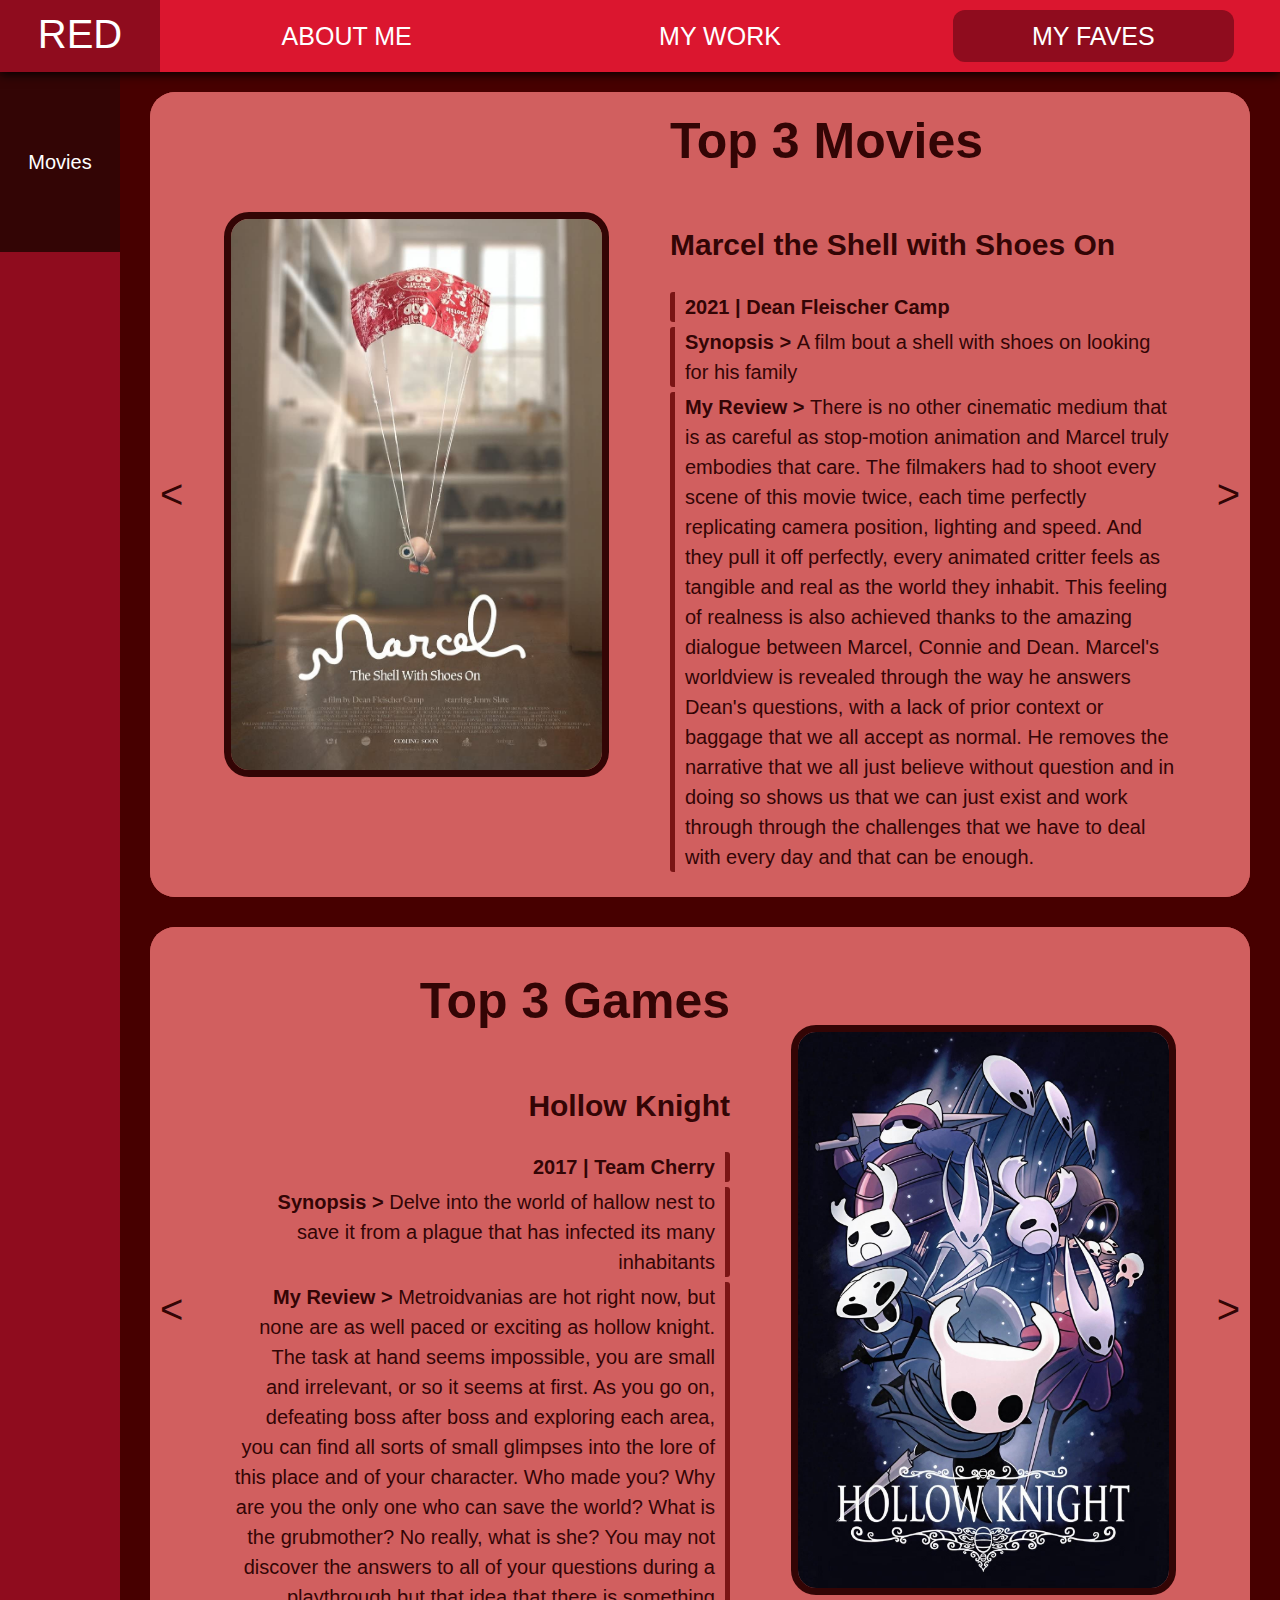
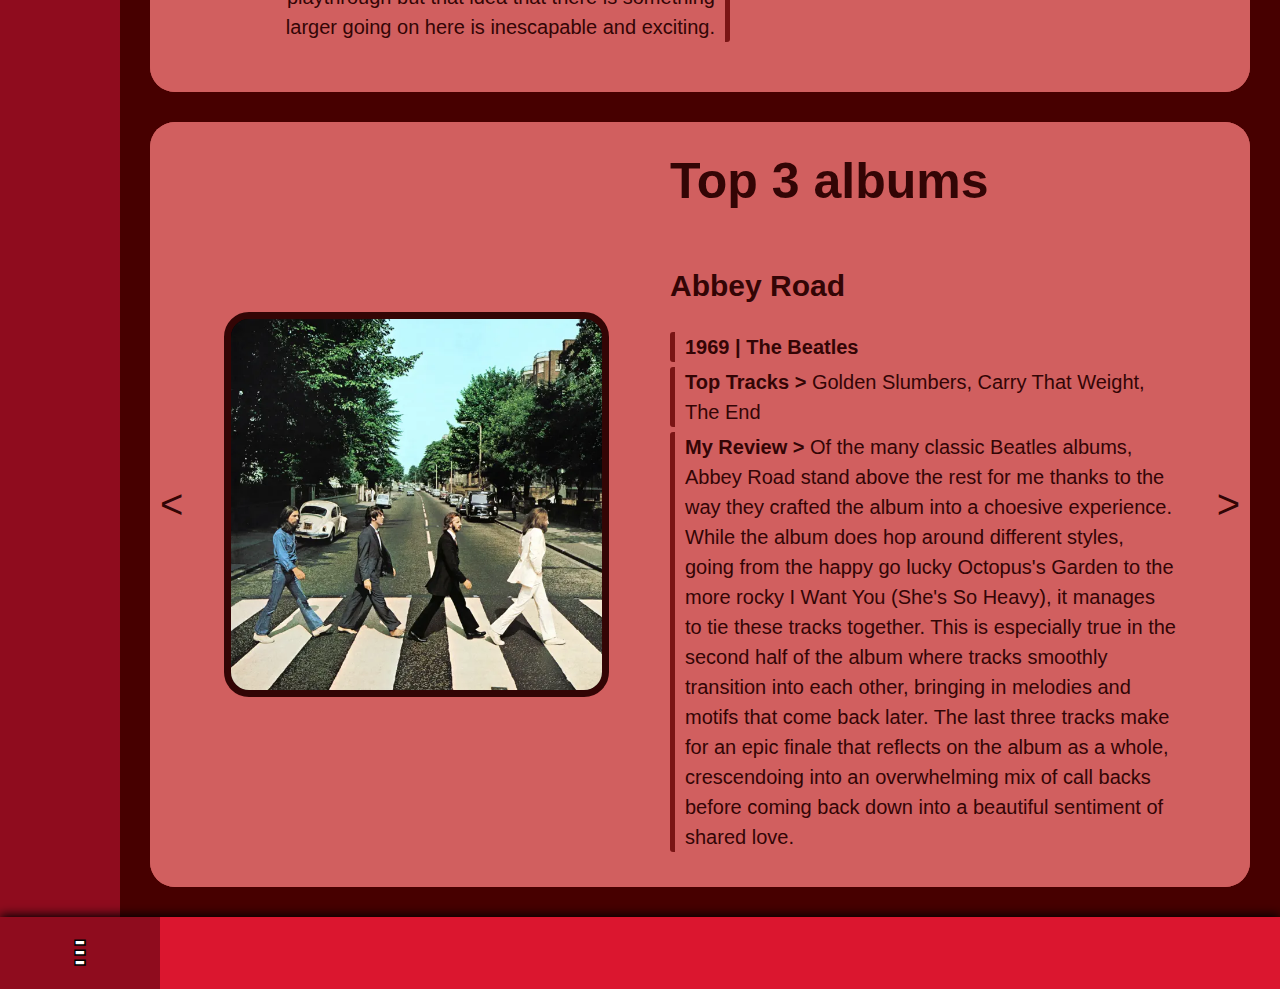
<file: faves.html>
<!DOCTYPE html>
<html lang="en">

<head>
  <title>Red Hellier - An Introduction</title>
  <meta charset="utf-8">
  <meta name="viewport" content="width=device-width, initial-scale=1.0">
  <link rel="stylesheet" href="styles/style.css">
  <link rel="stylesheet" href="styles/colour_style.css" />
  <link rel="stylesheet" href="styles/default_red.css" />
</head>

<body>

  <!-- HEADER SECTION, NAVIGATION BAR-->
  <header id="header">

    <div class="sidebar">
      <h1>RED</h1>
    </div>

    <nav class="desktop">
      <a class="tab tab-page" id="about" active-tab="false" href="./index.html">
        <p>ABOUT ME</p>
      </a>
      <a class="tab tab-page" id="work" active-tab="false" href="./work.html">
        <p>MY WORK</p>
      </a>
      <a class="tab tab-page" id="faves" active-tab="true" href="./faves.html">
        <p>MY FAVES</p>
      </a>
    </nav>


    <div class="mobile dropdown">
      <button class="dropdown-button" onclick="displayDropdown()">MY FAVES &nbsp &nbsp v</button>
      <div id="dropdown-window" class="dropdown-list">
        <a href="./index.html">ABOUT ME</a>
        <a href="./work.html">MY WORK</a>
      </div>
    </div>

  </header>


  <!-- MAIN SECTION, Scrollbar and Content-->
  <main>

    <div class="sidebar" id="scrollbar">
      <div id="scroller">
        <p id="scrollerText"></p>
      </div>
    </div>

    <!-- MAIN page content-->

    <!-- MY FAVES page content-->
    <div class="content" id="faves">
      <figure class="buttons">
        <button class="next-left" onclick="arrowPress(-1,'movie')">&lt</button>
        <figure  id="movie-figure" class="figure with-buttons" title="Movies">
          <img id="movie-image" src="">
          <div class="figure-text">
            <h1>Top 3 Movies</h1>
            <h2 id="movie-title"></h2>
            <div id="movie-details"></div>
          </div>
        </figure>
        <button class="next-right" onclick="arrowPress(1,'movie')">&gt</button>
      </figure>
      <figure class="buttons">
        <button class="next-left" onclick="arrowPress(-1,'game')">&lt</button>
        <figure id="game-figure" class="figure with-buttons right" title="Games">
          <img id="game-image" src="">
          <div class="figure-text">
            <h1>Top 3 Games</h1>
            <h2 id="game-title"></h2>
            <div id="game-details"></div>
          </div>
        </figure>
        <button class="next-right" onclick="arrowPress(1,'game')">&gt</button>
      </figure>
      <figure class="buttons">
        <button class="next-left" onclick="arrowPress(-1,'album')">&lt</button>
        <figure id="album-figure" class="figure with-buttons" title="Albums">
          <img id="album-image" src="">
          <div class="figure-text">
            <h1>Top 3 albums</h1>
            <h2 id="album-title"></h2>
            <div id="album-details"></div>
          </div>
        </figure>
        <button class="next-right" onclick="arrowPress(1,'album')">&gt</button>
      </figure>
    </div>

  </main>

  <!-- FOOTER SECTION, Accessabilty Options-->
  <footer id="footer">
    <div class="sidebar">
      <h1>-</h1>
      <h1>-</h1>
      <h1>-</h1>
    </div>
    <div class="footer-content">
    </div>
  </footer>

  <script src="js/script.js"></script>
  <script src="js/favesScript.js"></script>
</body>

</html>
</file>
<file: styles/style.css>
.mobile {
  display: none;
}

.desktop {
  display: flex;
}

body {
  margin: 0;
  display: flex;
  flex-direction: column;
  height: 100vh;
  -ms-overflow-style: none;
  scrollbar-width: none;
}

::-webkit-scrollbar {
  display: none;
}


header {
  box-shadow: 0px 2px 10px black;
  display:flex;
  position: fixed;
  top: 0;
  z-index: 1;
  width: 100%;
  height: 72.1px;
  transition: top 0.3s;
  
  .sidebar {
    display: inline-flex;
    flex-basis: 160px;
    flex-direction: column;
  
    h1 {
      margin: 0;
      padding: 0.3em 0.5em;
      text-align: center;
      font-family: Tahoma, sans-serif;
      font-weight: 500;
      font-size: 40px;
    }
    
  }

  nav {
    flex-grow: 1;
    display: flex;
    flex-direction: row;
    justify-content: space-around;
    
    .tab {
      font-family: Tahoma, sans-serif;
      font-weight: 300;
      font-size: 25px;
      text-align: center;
      align-content: center;
      text-decoration: none;
      display: inline-block;
      width: 22vw;
      border: none;
      border-radius: 12px;
      margin: 10px 0;
    }

    .tab p {
      margin: 10px 0;
    }
  }

}

.tab-page:hover {
  cursor: pointer;
}

main {
  display:flex;
  margin-top: 72px;
  flex: 1;
  flex-grow: 2;

  .sidebar {
    display: inline-flex;
    flex-direction: column;

    #scroller {
      width: inherit;
      text-align: center;
      font-family: Tahoma, sans-serif;
      font-weight: 300;
      font-size: 20px;

      p {
        align-content: center;
        height: 3em;
        width: 6em;
        margin: 50% auto;
      }
    }
  }

}

.figure {
  display: flex;
  align-items: center;
  justify-content:space-between;
  min-height: 85vh;
  margin: 20px 30px 30px 30px;
  padding: 0 50px;
  border-radius: 25px;
  
  img {
    box-sizing: border-box;
    padding: 0;
    margin: 3%;
    width: 38%;
    height: fit-content;
    max-height: 70vh;
    max-width: fit-content;
    border: solid 7px;
    border-radius: 25px;
  }

  video {
    width: 50%;
    height: fit-content;
    margin: 30px;
    border: solid 7px;
    border-radius: 25px;
  }

  #snacman-video {
    width: 450px;
    height: 492px;
    object-fit: cover;
  }

  .figure-text {
    display: flex;
    flex-direction: column;
    justify-content: center;
    text-align: left;
    min-height: 80%;
    width: 50%;
    align-content: center;
    font-family: Tahoma, sans-serif;
    margin: 0 30px;
    padding: 20px 0;
    font-size: 20px;

    img {
      width: 200px;
      border: none;
      border-radius: 0;
      margin: 10px 0;
    }

    h1 {
      font-size: 50px;
      margin-top: 0;
    }

    p, ul {
      margin: 5px 0;
      padding-left: 10px;
      line-height: 30px;
      border-left: 5px solid;
      border-radius: 3px;
      list-style: inside disc;
    }

    li {
      font-size: 18px;
      padding: 4px 0 0 0;
    }

    #snacman-link {
      border-radius: 12px;
      padding: 12px;
      width: fit-content;
      text-decoration: none;
      font-size: 22px;
      margin-top: 12px;

    }

  }
}

.figure.right {
  flex-direction: row-reverse;
  
  .figure-text {
    text-align: right;
    
    p, ul {
      padding-right: 10px;
      border-right: 5px solid;
      border-left: none;
      list-style: inside disc;
    }
  }
}

figure.bottom {
  margin-bottom: 20px;
}

figure.buttons {
  padding: 0;
  display: flex;
  flex-direction: row;
  justify-content: center;
  margin: 20px 30px 30px 30px;
  height: fit-content;
  border-radius: 25px;

  button {
    width: 50px;
    margin: 0;
    padding: 0 10px;
    border: none;
    font-size: 40px;
  }

  button.next-left {
    border-radius: 25px 0 0 25px;
  }

  button.next-right {
    border-radius: 0 25px 25px 0;
  }
}

figure.with-buttons, figure.with-buttons.right {
  border-radius: 0;
  margin: 0;
  padding: 0;
}

footer {
  display:flex;
  box-shadow: 0px -2px 10px black;
  min-height: 72px;

  .sidebar {
    display: inline-flex;
    flex-basis: 160px;
    flex-direction: column;
  
    h1 {
      margin: 0;
      padding: 0;
      height: 10px;
      text-align: center;
      font-family: Tahoma, sans-serif;
      font-weight: 800;
      font-size: 40px;
      -webkit-text-stroke: #000000 1.5px;
    }
  }
}

/* Smaller Desktop Breakpoint */
@media all and (max-width: 1025px) {
  .figure, .figure.right {
    flex-direction: column;
    
    img, video, .figure-text {
      width: 90%;
      min-height: fit-content;
    }
  }

  header nav .tab {
    font-size: 22px;
  }

  .figure #snacman-video {
    width: 333px;
    height: 370px;
    object-fit: cover;
  }

  .figure .figure-text a img {
    width: 200px;
  }

}

@media all and (max-width: 690px) {

  .figure, .figure.right{
    padding: 0 20px;
  }
  .figure #snacman-video {
    width: 222px;
    height: 246px;
    object-fit: cover;
  }

}


@media all and (max-width: 540px) {

  .mobile {
    display: flex;
  }

  .desktop {
    display: none;
  }

  #scrollbar {
    display: none;
  }

  header .sidebar {
    flex-basis: 100px;
  }

  .figure {
    flex-direction: column;
    margin: 10px;
    padding: 0;
    border-radius: 25px;
    
    img {
      box-sizing: border-box;
      padding: 0;
      margin: 3%;
      width: 90%;
      height: fit-content;
    }

    video {
      width: 50%;
      height: fit-content;
      margin: 30px;
    }

    .figure-text {
      display: flex;
      flex-direction: column;
      justify-content: center;
      width: 90%;
      font-size: 20px;

      h1 {
        font-size: 40px;
      }

      img {
        border: none;
        border-radius: 0;
        margin: 10px 0;
      }
    }
  }

  .figure.right {
    .figure-text {
      text-align: left;
      
      p, ul {
        padding-left: 10px;
        border-left: 5px solid;
        border-right: none;
      }
    }
  }

  figure.buttons {
    margin: 10px;
    padding: 0;
    border-radius: 25px;
  }

  .dropdown {
    width: 100%;
    display: flex;
    flex-grow: 1;
  }
  
  .dropdown-button {
    width: 100%;
    border: none;
    font-family: Tahoma, sans-serif;
    font-weight: 300;
    font-size: 25px;
    text-align: center;
    align-content: center;
    text-decoration: none;
  }
  
  .dropdown-list {
    width: inherit;
    display: none;
    position: absolute;
    left: 0;
    margin-top: 72.1px;
  
    a {
      border-top: 2px solid;
      text-align: center;
      height: 72px;
      font-family: Tahoma, sans-serif;
      font-weight: 300;
      font-size: 25px;
      text-align: center;
      align-content: center;
      text-decoration: none;
    }
  }
  
  .show-dropdown {
    display: flex;
    flex-direction: column;
  }
}
</file>
<file: styles/colour_style.css>
header {
    color: var(--header-sidebar-txt-colour);

    .sidebar {
        background-color: var(--sidebar-bg-colour); 
    }

    nav {
        background-color: var(--header-bg-colour); 

        .tab {
            color: inherit; 
        }

        [active-tab="true"], .tab-page:hover {
            background-color: var(--sidebar-bg-colour); 
        }
    }
}

main {
    background-color: var(--main-bg-colour); 
    .sidebar {
        background-color: var(--sidebar-bg-colour); 
        color: var(--header-sidebar-txt-colour); 

        #scroller {
            background-color: var(--scroller-bg-and-figure-txt-colour); 
        }
    }
}

.figure, .figure.right {
    background-color: var(--figure-bg-colour); 

    img, video {
        background-color: black; 
        border-color: var(--scroller-bg-and-figure-txt-colour); 
    }

    .figure-text {
        color: var(--scroller-bg-and-figure-txt-colour); 

        p, ul {
            border-color: var(--figure-misc-colour); 
        }

        img {
            background-color: var(--figure-bg-colour);
        }

        #snacman-link {
            color: var(--header-sidebar-txt-colour); 
            background-color: var(--figure-misc-colour);  
        }

        #snacman-link:hover {
            background-color: var(--header-bg-colour); 
        }
    }
}

figure.buttons {
    background-color: var(--figure-bg-colour); 

    button {
        background-color: var(--figure-bg-colour); 
        color: var(--scroller-bg-and-figure-txt-colour); 
    }

    button.next-left:hover {
        background-image: linear-gradient(to left,var(--figure-bg-colour) ,var(--figure-misc-colour) ); 
    }

    button.next-right:hover {
        background-image: linear-gradient(to right,var(--figure-bg-colour) ,var(--figure-misc-colour) );
    }
}

footer {
    background-color: var(--header-bg-colour); /* Colour 8: Footer Sidebar Colour */

    .sidebar {
        color: var(--header-sidebar-txt-colour); 
        background-color: var(--sidebar-bg-colour); /* Colour 9: Footer Colour */

    }
}

.dropdown-button {
    color: var(--header-sidebar-txt-colour); 
    background-color: var(--header-bg-colour); 
}

.dropdown-list a {
    color: var(--header-sidebar-txt-colour); 
    border-color: var(--main-bg-colour); 
    background-color: var(--header-bg-colour); 
}
</file>
<file: styles/default_red.css>
@property --header-sidebar-txt-colour {
    syntax: "<color>";
    inherits: true;
    initial-value: #ffffff;
}

@property --sidebar-bg-colour {
    syntax: "<color>";
    inherits: true;
    initial-value: #8f0c1e;
}

@property --header-bg-colour {
    syntax: "<color>";
    inherits: true;
    initial-value: #DB162F;
}

@property --main-bg-colour {
    syntax: "<color>";
    inherits: true;
    initial-value: #470000;
}

@property --scroller-bg-and-figure-txt-colour {
    syntax: "<color>";
    inherits: true;
    initial-value: rgb(51, 5, 5);
}

@property --figure-bg-colour {
    syntax: "<color>";
    inherits: true;
    initial-value: #d15f5f;
}

@property --figure-misc-colour {
    syntax: "<color>";
    inherits: true;
    initial-value: #7a1515;
}

@property --footer-sidebar-bg-colour {
    syntax: "<color>";
    inherits: true;
    initial-value: #303030;
}

@property --footer-bg-colour {
    syntax: "<color>";
    inherits: true;
    initial-value: #686868;
}
</file>
